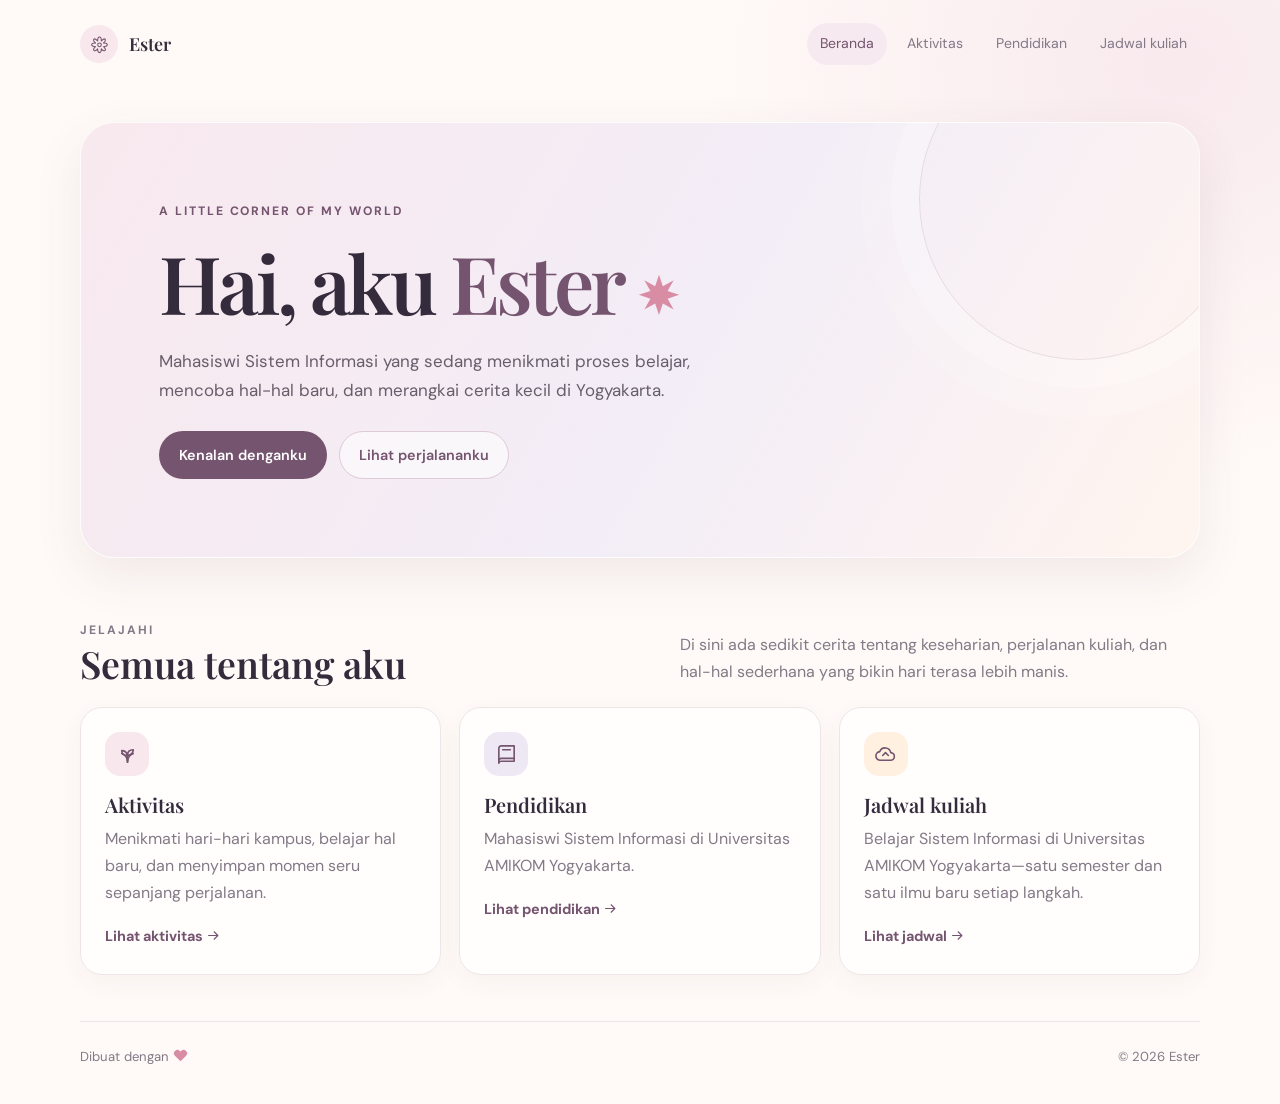
<file: index.html>
<!doctype html>
<html lang="id">
<head>
  <meta charset="utf-8">
  <meta name="viewport" content="width=device-width, initial-scale=1">
  <meta name="theme-color" content="#fffaf7">
  <meta name="description" content="Ruang kecil untuk cerita, aktivitas, pendidikan, dan perjalanan kuliahku.">
  <title>Beranda — Ruang Cerita</title>
  <link rel="stylesheet" href="styles.css">
</head>
<body>
  <header class="site-header">
    <a class="brand" href="index.html"><span class="brand-mark"><svg class="icon" viewBox="0 0 24 24" aria-hidden="true"><path d="M12 3.5c1.5 0 2.1 2.2 2.1 4.4 1.4-1.7 3.2-3 4.3-1.9s-.2 2.9-1.9 4.3c2.2 0 4.4.6 4.4 2.1s-2.2 2.1-4.4 2.1c1.7 1.4 3 3.2 1.9 4.3s-2.9-.2-4.3-1.9c0 2.2-.6 4.4-2.1 4.4s-2.1-2.2-2.1-4.4c-1.4 1.7-3.2 3-4.3 1.9s.2-2.9 1.9-4.3c-2.2 0-4.4-.6-4.4-2.1s2.2-2.1 4.4-2.1C5.8 8.9 4.5 7.1 5.6 6s2.9.2 4.3 1.9c0-2.2.6-4.4 2.1-4.4Z"/><circle cx="12" cy="12.4" r="2.1"/></svg></span> Ester</a>
    <nav class="nav-links" aria-label="Navigasi utama">
      <a href="index.html" aria-current="page">Beranda</a>
      <a href="aktifitas.html">Aktivitas</a>
      <a href="pendidikan.html">Pendidikan</a>
      <a href="jadwal%20kuliah.html">Jadwal kuliah</a>
    </nav>
  </header>

  <main class="page-shell">
    <section class="hero">
      <p class="eyebrow">a little corner of my world</p>
      <h1>Hai, aku <span style="color: var(--plum)">Ester</span> <svg class="icon hero-icon" viewBox="0 0 24 24" aria-hidden="true"><path d="m12 2 2.1 6.3L20 5l-3.3 5.9L23 13l-6.3 2.1L20 21l-5.9-3.3L12 24l-2.1-6.3L4 21l3.3-5.9L1 13l6.3-2.1L4 5l5.9 3.3L12 2Z"/></svg></h1>
      <p class="hero-copy">Mahasiswi Sistem Informasi yang sedang menikmati proses belajar, mencoba hal-hal baru, dan merangkai cerita kecil di Yogyakarta.</p>
      <div class="button-row">
        <a class="button" href="aktifitas.html">Kenalan denganku</a>
        <a class="button secondary" href="pendidikan.html">Lihat perjalananku</a>
      </div>
    </section>

    <section class="section" aria-labelledby="explore-title">
      <div class="section-heading">
        <div>
          <p class="eyebrow">jelajahi</p>
          <h2 id="explore-title">Semua tentang aku</h2>
        </div>
        <p>Di sini ada sedikit cerita tentang keseharian, perjalanan kuliah, dan hal-hal sederhana yang bikin hari terasa lebih manis.</p>
      </div>
      <div class="card-grid">
        <article class="card">
          <span class="card-icon"><svg class="icon" viewBox="0 0 24 24" aria-hidden="true"><path d="M12 20c0-4.5 2-7.5 6-9M12 20c0-4.5-2-7.5-6-9"/><path d="M12 13c-4 0-6-2-6-5 3 0 5 1 6 5Zm0 0c0-4 2-6 6-6 0 3-1 5-6 6Z"/><path d="M12 20v-7"/></svg></span>
          <h3>Aktivitas</h3>
          <p>Menikmati hari-hari kampus, belajar hal baru, dan menyimpan momen seru sepanjang perjalanan.</p>
          <a class="text-link" href="aktifitas.html">Lihat aktivitas <svg class="icon inline-icon" viewBox="0 0 24 24" aria-hidden="true"><path d="M4 12h15m-6-6 6 6-6 6"/></svg></a>
        </article>
        <article class="card">
          <span class="card-icon"><svg class="icon" viewBox="0 0 24 24" aria-hidden="true"><path d="M4 5.5A2.5 2.5 0 0 1 6.5 3H20v16H6.5A2.5 2.5 0 0 0 4 21V5.5Z"/><path d="M4 18.5A2.5 2.5 0 0 1 6.5 16H20M8 7h8"/></svg></span>
          <h3>Pendidikan</h3>
          <p>Mahasiswi Sistem Informasi di Universitas AMIKOM Yogyakarta.</p>
          <a class="text-link" href="pendidikan.html">Lihat pendidikan <svg class="icon inline-icon" viewBox="0 0 24 24" aria-hidden="true"><path d="M4 12h15m-6-6 6 6-6 6"/></svg></a>
        </article>
        <article class="card">
          <span class="card-icon"><svg class="icon" viewBox="0 0 24 24" aria-hidden="true"><path d="M7 18h10a4 4 0 0 0 .5-8A6 6 0 0 0 6 9a4.5 4.5 0 0 0 1 9Z"/><path d="m9 13 3-3 3 3"/></svg></span>
          <h3>Jadwal kuliah</h3>
          <p>Belajar Sistem Informasi di Universitas AMIKOM Yogyakarta—satu semester dan satu ilmu baru setiap langkah.</p>
          <a class="text-link" href="jadwal%20kuliah.html">Lihat jadwal <svg class="icon inline-icon" viewBox="0 0 24 24" aria-hidden="true"><path d="M4 12h15m-6-6 6 6-6 6"/></svg></a>
        </article>
      </div>
    </section>
  </main>

  <footer class="page-shell footer">
    <p>Dibuat dengan <svg class="icon inline-icon footer-icon" viewBox="0 0 24 24" aria-hidden="true"><path d="M20.8 4.6a5.5 5.5 0 0 0-7.8 0L12 5.7l-1.1-1.1a5.5 5.5 0 0 0-7.8 7.8l1.1 1.1L12 21l7.8-7.5 1.1-1.1a5.5 5.5 0 0 0-.1-7.8Z"/></svg></p>
    <p>© <span id="year">2026</span> Ester</p>
  </footer>
</body>
</html>
</file>
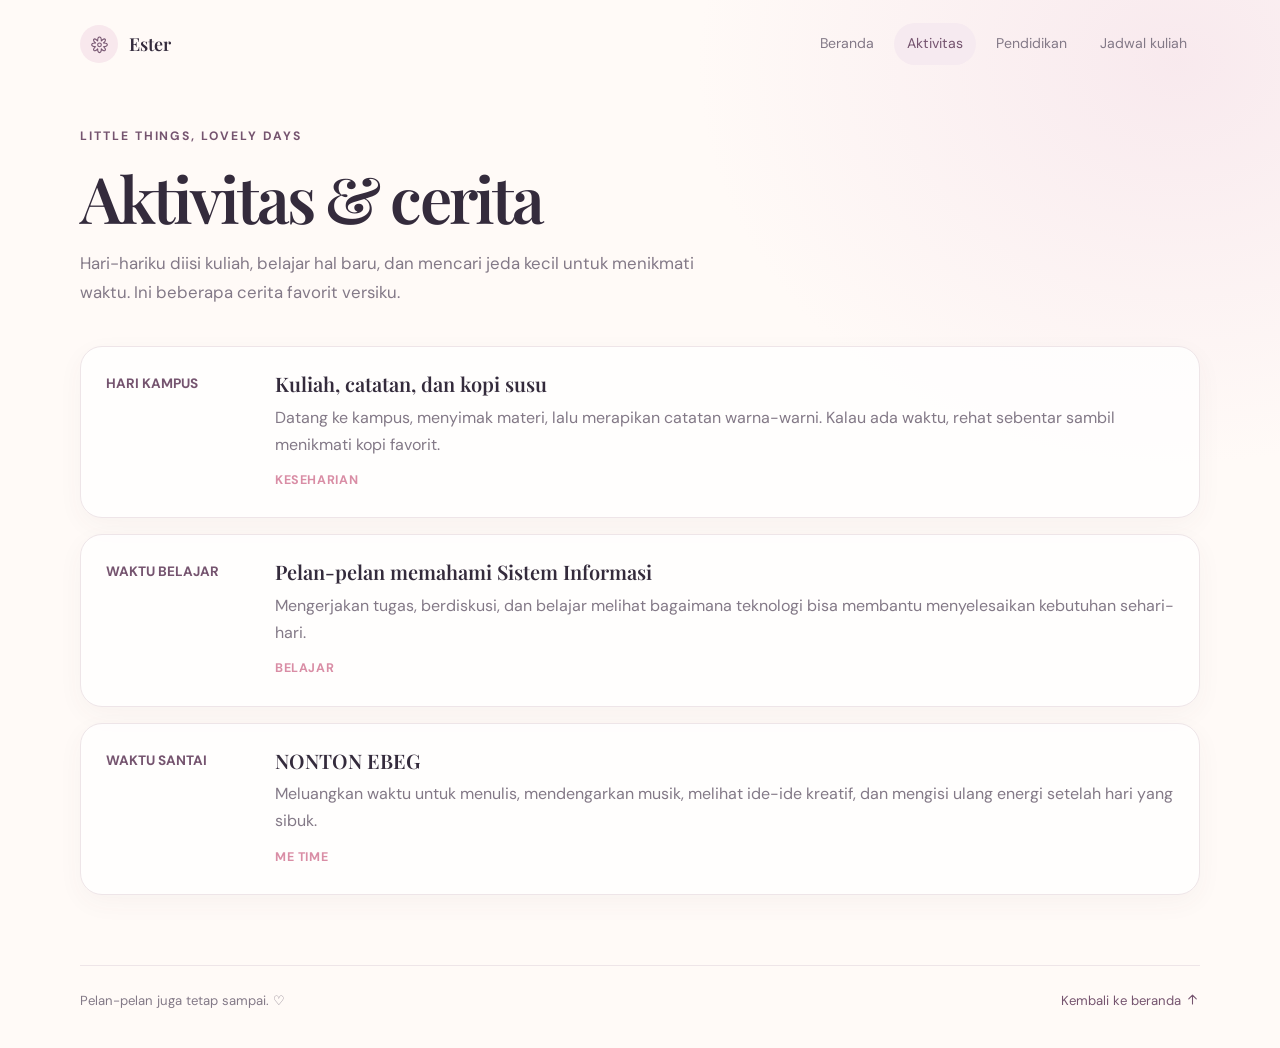
<file: aktifitas.html>
<!doctype html>
<html lang="id">
<head>
  <meta charset="utf-8">
  <meta name="viewport" content="width=device-width, initial-scale=1">
  <meta name="description" content="Aktivitas, kesibukan, dan hal-hal favoritku.">
  <title>Aktivitas — Ruang Cerita</title>
  <link rel="stylesheet" href="styles.css">
</head>
<body>
  <header class="site-header">
    <a class="brand" href="index.html"><span class="brand-mark"><svg class="icon" viewBox="0 0 24 24" aria-hidden="true"><path d="M12 3.5c1.5 0 2.1 2.2 2.1 4.4 1.4-1.7 3.2-3 4.3-1.9s-.2 2.9-1.9 4.3c2.2 0 4.4.6 4.4 2.1s-2.2 2.1-4.4 2.1c1.7 1.4 3 3.2 1.9 4.3s-2.9-.2-4.3-1.9c0 2.2-.6 4.4-2.1 4.4s-2.1-2.2-2.1-4.4c-1.4 1.7-3.2 3-4.3 1.9s.2-2.9 1.9-4.3c-2.2 0-4.4-.6-4.4-2.1s2.2-2.1 4.4-2.1C5.8 8.9 4.5 7.1 5.6 6s2.9.2 4.3 1.9c0-2.2.6-4.4 2.1-4.4Z"/><circle cx="12" cy="12.4" r="2.1"/></svg></span> Ester</a>
    <nav class="nav-links" aria-label="Navigasi utama">
      <a href="index.html">Beranda</a>
      <a href="aktifitas.html" aria-current="page">Aktivitas</a>
      <a href="pendidikan.html">Pendidikan</a>
      <a href="jadwal%20kuliah.html">Jadwal kuliah</a>
    </nav>
  </header>
  <main class="page-shell">
    <section class="page-intro">
      <p class="eyebrow">little things, lovely days</p>
      <h1>Aktivitas & cerita</h1>
      <p>Hari-hariku diisi kuliah, belajar hal baru, dan mencari jeda kecil untuk menikmati waktu. Ini beberapa cerita favorit versiku.</p>
    </section>
    <section class="timeline" aria-label="Daftar aktivitas">
      <article class="panel timeline-item">
        <div class="timeline-date">HARI KAMPUS</div>
        <div>
          <h3>Kuliah, catatan, dan kopi susu</h3>
          <p>Datang ke kampus, menyimak materi, lalu merapikan catatan warna-warni. Kalau ada waktu, rehat sebentar sambil menikmati kopi favorit.</p>
          <span class="timeline-label">keseharian</span>
        </div>
      </article>
      <article class="panel timeline-item">
        <div class="timeline-date">WAKTU BELAJAR</div>
        <div>
          <h3>Pelan-pelan memahami Sistem Informasi</h3>
          <p>Mengerjakan tugas, berdiskusi, dan belajar melihat bagaimana teknologi bisa membantu menyelesaikan kebutuhan sehari-hari.</p>
          <span class="timeline-label">belajar</span>
        </div>
      </article>
      <article class="panel timeline-item">
        <div class="timeline-date">WAKTU SANTAI</div>
        <div>
          <h3>NONTON EBEG</h3>
          <p>Meluangkan waktu untuk menulis, mendengarkan musik, melihat ide-ide kreatif, dan mengisi ulang energi setelah hari yang sibuk.</p>
          <span class="timeline-label">me time</span>
        </div>
      </article>
    </section>
  </main>
  <footer class="page-shell footer">
    <p>Pelan-pelan juga tetap sampai. ♡</p>
    <p><a href="index.html">Kembali ke beranda <svg class="icon inline-icon" viewBox="0 0 24 24" aria-hidden="true"><path d="M12 19V5m-6 6 6-6 6 6"/></svg></a></p>
  </footer>
</body>
</html>
</file>
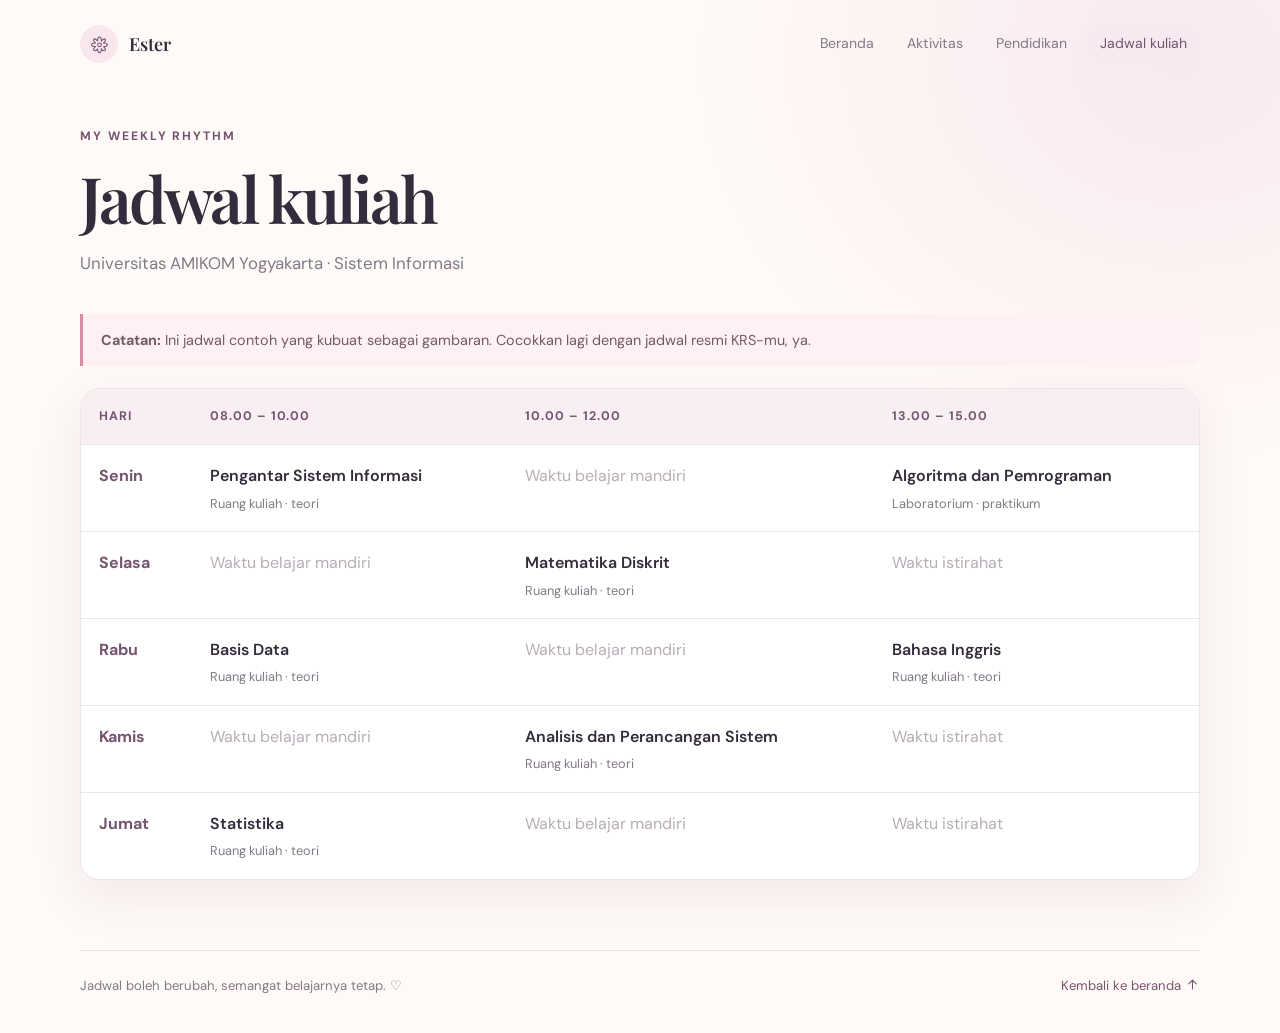
<file: jadwal kuliah.html>
<!doctype html>
<html lang="id">
<head>
  <meta charset="utf-8">
  <meta name="viewport" content="width=device-width, initial-scale=1">
  <meta name="description" content="Jadwal kuliah mingguanku di Universitas AMIKOM Yogyakarta.">
  <title>Jadwal Kuliah — Ruang Cerita</title>
  <link rel="stylesheet" href="styles.css">
</head>
<body>
  <header class="site-header">
    <a class="brand" href="index.html"><span class="brand-mark"><svg class="icon" viewBox="0 0 24 24" aria-hidden="true"><path d="M12 3.5c1.5 0 2.1 2.2 2.1 4.4 1.4-1.7 3.2-3 4.3-1.9s-.2 2.9-1.9 4.3c2.2 0 4.4.6 4.4 2.1s-2.2 2.1-4.4 2.1c1.7 1.4 3 3.2 1.9 4.3s-2.9-.2-4.3-1.9c0 2.2-.6 4.4-2.1 4.4s-2.1-2.2-2.1-4.4c-1.4 1.7-3.2 3-4.3 1.9s.2-2.9 1.9-4.3c-2.2 0-4.4-.6-4.4-2.1s2.2-2.1 4.4-2.1C5.8 8.9 4.5 7.1 5.6 6s2.9.2 4.3 1.9c0-2.2.6-4.4 2.1-4.4Z"/><circle cx="12" cy="12.4" r="2.1"/></svg></span> Ester</a>
    <nav class="nav-links" aria-label="Navigasi utama">
      <a href="index.html">Beranda</a>
      <a href="aktifitas.html">Aktivitas</a>
      <a href="pendidikan.html">Pendidikan</a>
      <a href="jadwal%20kuliah.html" aria-current="page">Jadwal kuliah</a>
    </nav>
  </header>
  <main class="page-shell">
    <section class="page-intro">
      <p class="eyebrow">my weekly rhythm</p>
      <h1>Jadwal kuliah</h1>
      <p>Universitas AMIKOM Yogyakarta · Sistem Informasi</p>
    </section>
    <p class="note"><strong>Catatan:</strong> Ini jadwal contoh yang kubuat sebagai gambaran. Cocokkan lagi dengan jadwal resmi KRS-mu, ya.</p>
    <div class="schedule-wrap">
      <table class="schedule">
        <thead>
          <tr>
            <th>Hari</th>
            <th>08.00 – 10.00</th>
            <th>10.00 – 12.00</th>
            <th>13.00 – 15.00</th>
          </tr>
        </thead>
        <tbody>
          <tr>
            <td>Senin</td>
            <td><span class="class-name">Pengantar Sistem Informasi</span><span class="class-detail">Ruang kuliah · teori</span></td>
            <td class="empty-slot">Waktu belajar mandiri</td>
            <td><span class="class-name">Algoritma dan Pemrograman</span><span class="class-detail">Laboratorium · praktikum</span></td>
          </tr>
          <tr>
            <td>Selasa</td>
            <td class="empty-slot">Waktu belajar mandiri</td>
            <td><span class="class-name">Matematika Diskrit</span><span class="class-detail">Ruang kuliah · teori</span></td>
            <td class="empty-slot">Waktu istirahat</td>
          </tr>
          <tr>
            <td>Rabu</td>
            <td><span class="class-name">Basis Data</span><span class="class-detail">Ruang kuliah · teori</span></td>
            <td class="empty-slot">Waktu belajar mandiri</td>
            <td><span class="class-name">Bahasa Inggris</span><span class="class-detail">Ruang kuliah · teori</span></td>
          </tr>
          <tr>
            <td>Kamis</td>
            <td class="empty-slot">Waktu belajar mandiri</td>
            <td><span class="class-name">Analisis dan Perancangan Sistem</span><span class="class-detail">Ruang kuliah · teori</span></td>
            <td class="empty-slot">Waktu istirahat</td>
          </tr>
          <tr>
            <td>Jumat</td>
            <td><span class="class-name">Statistika</span><span class="class-detail">Ruang kuliah · teori</span></td>
            <td class="empty-slot">Waktu belajar mandiri</td>
            <td class="empty-slot">Waktu istirahat</td>
          </tr>
        </tbody>
      </table>
    </div>
  </main>
  <footer class="page-shell footer">
    <p>Jadwal boleh berubah, semangat belajarnya tetap. ♡</p>
    <p><a href="index.html">Kembali ke beranda <svg class="icon inline-icon" viewBox="0 0 24 24" aria-hidden="true"><path d="M12 19V5m-6 6 6-6 6 6"/></svg></a></p>
  </footer>
</body>
</html>
</file>
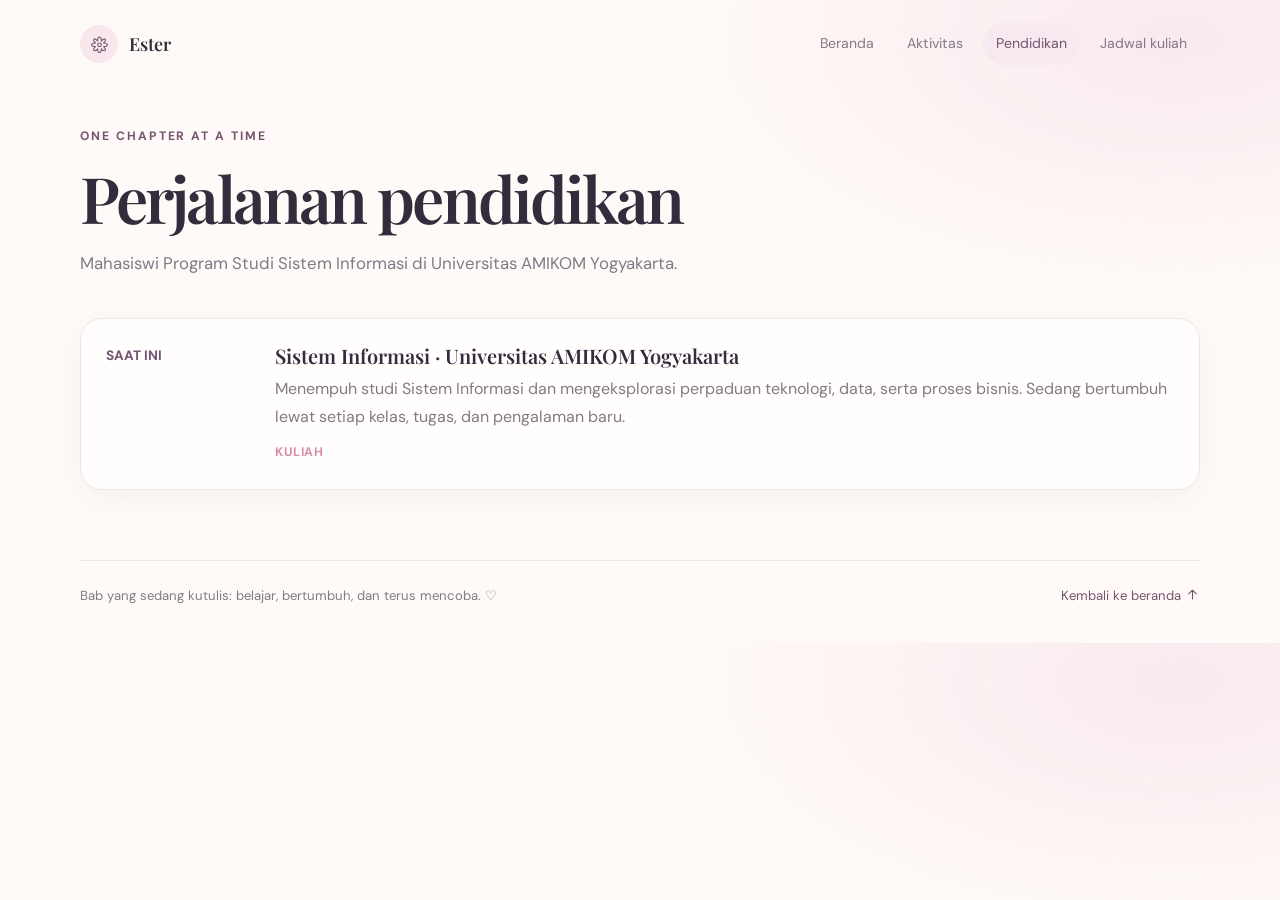
<file: pendidikan.html>
<!doctype html>
<html lang="id">
<head>
  <meta charset="utf-8">
  <meta name="viewport" content="width=device-width, initial-scale=1">
  <meta name="description" content="Perjalanan pendidikan dan pengalaman belajarku.">
  <title>Pendidikan — Ruang Cerita</title>
  <link rel="stylesheet" href="styles.css">
</head>
<body>
  <header class="site-header">
    <a class="brand" href="index.html"><span class="brand-mark"><svg class="icon" viewBox="0 0 24 24" aria-hidden="true"><path d="M12 3.5c1.5 0 2.1 2.2 2.1 4.4 1.4-1.7 3.2-3 4.3-1.9s-.2 2.9-1.9 4.3c2.2 0 4.4.6 4.4 2.1s-2.2 2.1-4.4 2.1c1.7 1.4 3 3.2 1.9 4.3s-2.9-.2-4.3-1.9c0 2.2-.6 4.4-2.1 4.4s-2.1-2.2-2.1-4.4c-1.4 1.7-3.2 3-4.3 1.9s.2-2.9 1.9-4.3c-2.2 0-4.4-.6-4.4-2.1s2.2-2.1 4.4-2.1C5.8 8.9 4.5 7.1 5.6 6s2.9.2 4.3 1.9c0-2.2.6-4.4 2.1-4.4Z"/><circle cx="12" cy="12.4" r="2.1"/></svg></span> Ester</a>
    <nav class="nav-links" aria-label="Navigasi utama">
      <a href="index.html">Beranda</a>
      <a href="aktifitas.html">Aktivitas</a>
      <a href="pendidikan.html" aria-current="page">Pendidikan</a>
      <a href="jadwal%20kuliah.html">Jadwal kuliah</a>
    </nav>
  </header>
  <main class="page-shell">
    <section class="page-intro">
      <p class="eyebrow">one chapter at a time</p>
      <h1>Perjalanan pendidikan</h1>
      <p>Mahasiswi Program Studi Sistem Informasi di Universitas AMIKOM Yogyakarta.</p>
    </section>
    <section class="timeline" aria-label="Riwayat pendidikan">
      <article class="panel timeline-item">
        <div class="timeline-date">SAAT INI</div>
        <div>
          <h3>Sistem Informasi · Universitas AMIKOM Yogyakarta</h3>
          <p>Menempuh studi Sistem Informasi dan mengeksplorasi perpaduan teknologi, data, serta proses bisnis. Sedang bertumbuh lewat setiap kelas, tugas, dan pengalaman baru.</p>
          <span class="timeline-label">kuliah</span>
        </div>
      </article>
    </section>
  </main>
  <footer class="page-shell footer">
    <p>Bab yang sedang kutulis: belajar, bertumbuh, dan terus mencoba. ♡</p>
    <p><a href="index.html">Kembali ke beranda <svg class="icon inline-icon" viewBox="0 0 24 24" aria-hidden="true"><path d="M12 19V5m-6 6 6-6 6 6"/></svg></a></p>
  </footer>
</body>
</html>
</file>
<file: styles.css>
@import url('https://fonts.googleapis.com/css2?family=DM+Sans:wght@400;500;600;700&family=Playfair+Display:wght@500;600;700&display=swap');

:root {
  color-scheme: light;
  --ink: #342b3c;
  --muted: #837987;
  --plum: #75546f;
  --rose: #d98da5;
  --pink: #f8e8ed;
  --lilac: #eee8f5;
  --cream: #fffaf7;
  --line: #eee5e8;
  --white: #fff;
  --shadow: 0 18px 50px rgba(91, 59, 79, .09);
}

* { box-sizing: border-box; }

html { scroll-behavior: smooth; }

body {
  margin: 0;
  background:
    radial-gradient(ellipse at 92% 6%, rgba(242, 218, 229, .52), transparent 30rem),
    var(--cream);
  color: var(--ink);
  font-family: 'DM Sans', sans-serif;
  line-height: 1.7;
}

a { color: inherit; }

.site-header {
  width: min(1120px, calc(100% - 48px));
  margin: 0 auto;
  min-height: 88px;
  display: flex;
  align-items: center;
  justify-content: space-between;
  gap: 24px;
}

.brand {
  display: inline-flex;
  align-items: center;
  gap: 11px;
  color: var(--ink);
  text-decoration: none;
  font-family: 'Playfair Display', Georgia, serif;
  font-size: 1.12rem;
  font-weight: 600;
}

.brand-mark {
  display: grid;
  place-items: center;
  width: 38px;
  height: 38px;
  border-radius: 50%;
  color: var(--plum);
  background: var(--pink);
  font-family: 'DM Sans', sans-serif;
  font-size: 1.05rem;
}

.icon {
  display: block;
  width: 22px;
  height: 22px;
  fill: none;
  stroke: currentColor;
  stroke-linecap: round;
  stroke-linejoin: round;
  stroke-width: 1.7;
}

.brand-mark .icon { width: 21px; height: 21px; fill: none; stroke-width: 1.25; }
.hero-icon { display: inline-block; width: .55em; height: .55em; color: var(--rose); fill: currentColor; stroke: none; }
.inline-icon { display: inline-block; width: 15px; height: 15px; vertical-align: -2px; }
.footer-icon { color: var(--rose); fill: currentColor; stroke: none; }

.nav-links { display: flex; align-items: center; gap: 7px; }

.nav-links a {
  padding: 9px 13px;
  border-radius: 999px;
  color: var(--muted);
  font-size: .88rem;
  text-decoration: none;
  transition: background .2s ease, color .2s ease;
}

.nav-links a:hover, .nav-links a[aria-current="page"] {
  color: var(--plum);
  background: #f6eaf0;
}

.page-shell { width: min(1120px, calc(100% - 48px)); margin: 0 auto; }

.hero {
  position: relative;
  overflow: hidden;
  margin: 34px 0 28px;
  padding: clamp(34px, 7vw, 78px);
  border: 1px solid rgba(255, 255, 255, .8);
  border-radius: 34px;
  background: linear-gradient(120deg, #f8e9ee 0%, #f3edf7 55%, #fff5ef 100%);
  box-shadow: var(--shadow);
}

.hero::after {
  position: absolute;
  top: -85px;
  right: -42px;
  width: 320px;
  height: 320px;
  border: 1px solid rgba(117, 84, 111, .13);
  border-radius: 50%;
  box-shadow: 0 0 0 28px rgba(255, 255, 255, .16), 0 0 0 58px rgba(255, 255, 255, .12);
  content: "";
}

.eyebrow {
  margin: 0 0 13px;
  color: var(--plum);
  font-size: .76rem;
  font-weight: 700;
  letter-spacing: .16em;
  text-transform: uppercase;
}

h1, h2, h3, p { margin-top: 0; }

h1, h2, h3 {
  font-family: 'Playfair Display', Georgia, serif;
  font-weight: 600;
  line-height: 1.18;
}

h1 { max-width: 720px; margin-bottom: 18px; font-size: clamp(2.5rem, 7vw, 5rem); letter-spacing: -.045em; }
h2 { margin-bottom: 12px; font-size: clamp(1.7rem, 3vw, 2.35rem); }
h3 { margin-bottom: 8px; font-size: 1.25rem; }

.hero-copy { max-width: 590px; margin-bottom: 26px; color: #685e6b; font-size: 1.06rem; }

.button-row { display: flex; flex-wrap: wrap; gap: 12px; }

.button {
  display: inline-flex;
  align-items: center;
  justify-content: center;
  min-height: 46px;
  padding: 11px 19px;
  border: 1px solid transparent;
  border-radius: 999px;
  background: var(--plum);
  color: var(--white);
  font-size: .9rem;
  font-weight: 600;
  text-decoration: none;
  transition: transform .2s ease, box-shadow .2s ease;
}

.button:hover { transform: translateY(-2px); box-shadow: 0 8px 20px rgba(91, 59, 79, .18); }
.button.secondary { border-color: #dfcbd5; background: rgba(255, 255, 255, .58); color: var(--plum); }

.section { padding: 34px 0 46px; }
.section-heading { display: flex; align-items: end; justify-content: space-between; gap: 20px; margin-bottom: 22px; }
.section-heading p { max-width: 520px; margin-bottom: 0; color: var(--muted); }
.section-heading h2 { margin-bottom: 0; }

.card-grid { display: grid; grid-template-columns: repeat(3, 1fr); gap: 18px; }

.card, .panel {
  border: 1px solid var(--line);
  border-radius: 22px;
  background: rgba(255, 255, 255, .78);
  box-shadow: 0 8px 26px rgba(91, 59, 79, .045);
}

.card { padding: 24px; }
.card p, .panel p { margin-bottom: 0; color: var(--muted); }
.card-icon { display: grid; place-items: center; width: 44px; height: 44px; margin-bottom: 17px; border-radius: 15px; background: var(--pink); color: var(--plum); }
.card-icon .icon { width: 23px; height: 23px; }
.card:nth-child(2) .card-icon { background: var(--lilac); }
.card:nth-child(3) .card-icon { background: #fff0df; }
.text-link { display: inline-block; margin-top: 18px; color: var(--plum); font-size: .9rem; font-weight: 700; text-decoration: none; }
.text-link:hover { text-decoration: underline; }

.page-intro { padding: 38px 0 20px; }
.page-intro h1 { margin-bottom: 14px; font-size: clamp(2.4rem, 6vw, 4rem); }
.page-intro > p:last-child { max-width: 650px; margin-bottom: 0; color: var(--muted); font-size: 1.05rem; }

.timeline { display: grid; gap: 16px; margin: 20px 0 70px; }
.timeline-item { display: grid; grid-template-columns: 145px 1fr; gap: 24px; padding: 25px; }
.timeline-date { color: var(--plum); font-size: .85rem; font-weight: 700; }
.timeline-item p { margin-bottom: 0; color: var(--muted); }
.timeline-label { display: inline-block; margin-top: 12px; color: var(--rose); font-size: .78rem; font-weight: 700; letter-spacing: .05em; text-transform: uppercase; }

.note {
  margin: 16px 0 22px;
  padding: 14px 18px;
  border-left: 3px solid var(--rose);
  border-radius: 0 12px 12px 0;
  background: #fff0f3;
  color: #705c69;
  font-size: .9rem;
}

.schedule-wrap { overflow-x: auto; margin: 18px 0 70px; border: 1px solid var(--line); border-radius: 20px; background: #fff; box-shadow: var(--shadow); }
.schedule { width: 100%; min-width: 760px; border-collapse: collapse; text-align: left; }
.schedule th, .schedule td { padding: 17px 18px; border-bottom: 1px solid var(--line); vertical-align: top; }
.schedule th { background: #f8eff3; color: var(--plum); font-size: .78rem; letter-spacing: .08em; text-transform: uppercase; }
.schedule tr:last-child td { border-bottom: 0; }
.schedule td:first-child { color: var(--plum); font-weight: 700; }
.class-name { display: block; color: var(--ink); font-weight: 600; }
.class-detail { display: block; margin-top: 3px; color: var(--muted); font-size: .8rem; }
.empty-slot { color: #b8adb7; }

.footer {
  display: flex;
  align-items: center;
  justify-content: space-between;
  gap: 18px;
  padding: 24px 0 36px;
  border-top: 1px solid var(--line);
  color: var(--muted);
  font-size: .82rem;
}

.footer p { margin: 0; }
.footer a { color: var(--plum); text-decoration: none; }
.footer a:hover { text-decoration: underline; }

@media (max-width: 760px) {
  .site-header { width: min(100% - 32px, 1120px); min-height: 74px; flex-wrap: wrap; padding: 14px 0; }
  .nav-links { width: 100%; overflow-x: auto; padding-bottom: 2px; }
  .nav-links a { flex: 0 0 auto; padding: 8px 11px; font-size: .82rem; }
  .page-shell { width: min(100% - 32px, 1120px); }
  .hero { margin-top: 16px; border-radius: 26px; }
  .hero::after { right: -180px; opacity: .65; }
  .card-grid { grid-template-columns: 1fr; }
  .section-heading { align-items: start; flex-direction: column; }
  .timeline-item { grid-template-columns: 1fr; gap: 8px; padding: 21px; }
  .footer { align-items: flex-start; flex-direction: column; }
}

@media (prefers-reduced-motion: reduce) {
  *, *::before, *::after { scroll-behavior: auto !important; transition-duration: .01ms !important; }
}
</file>
